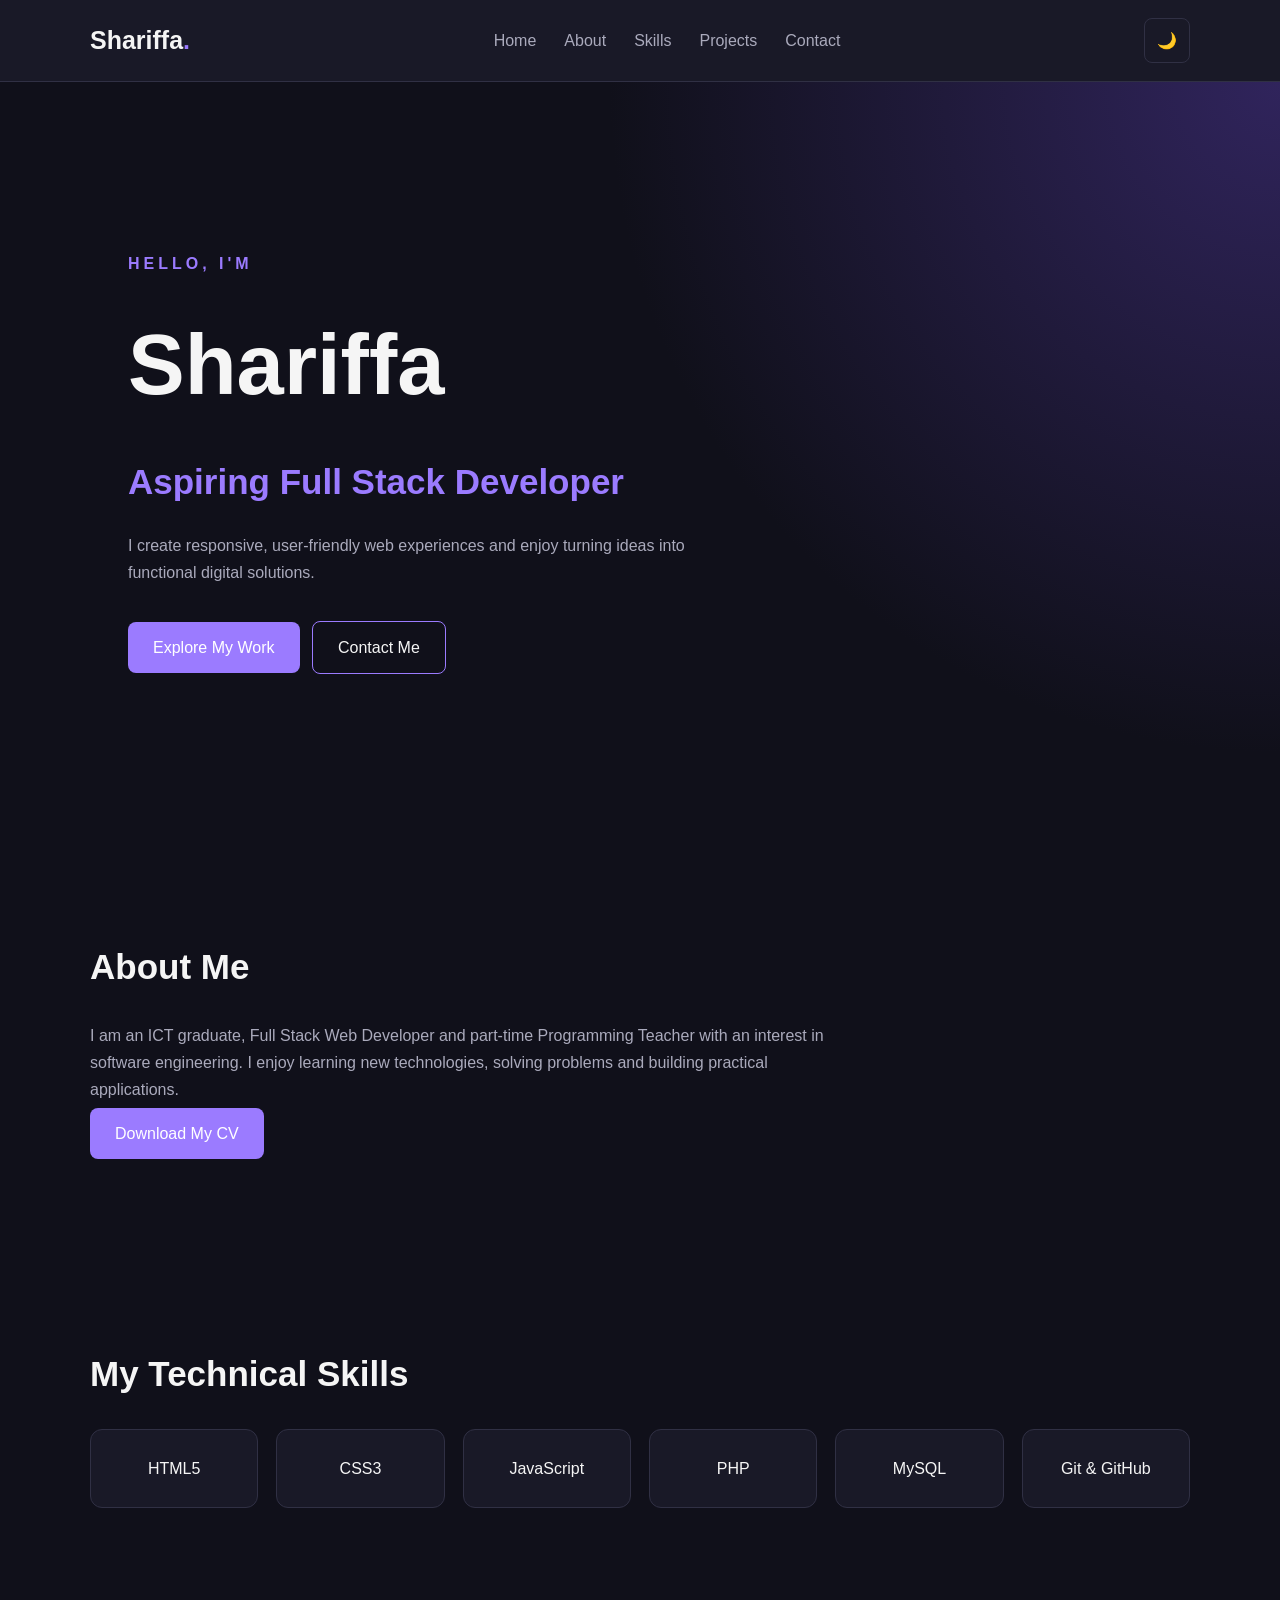
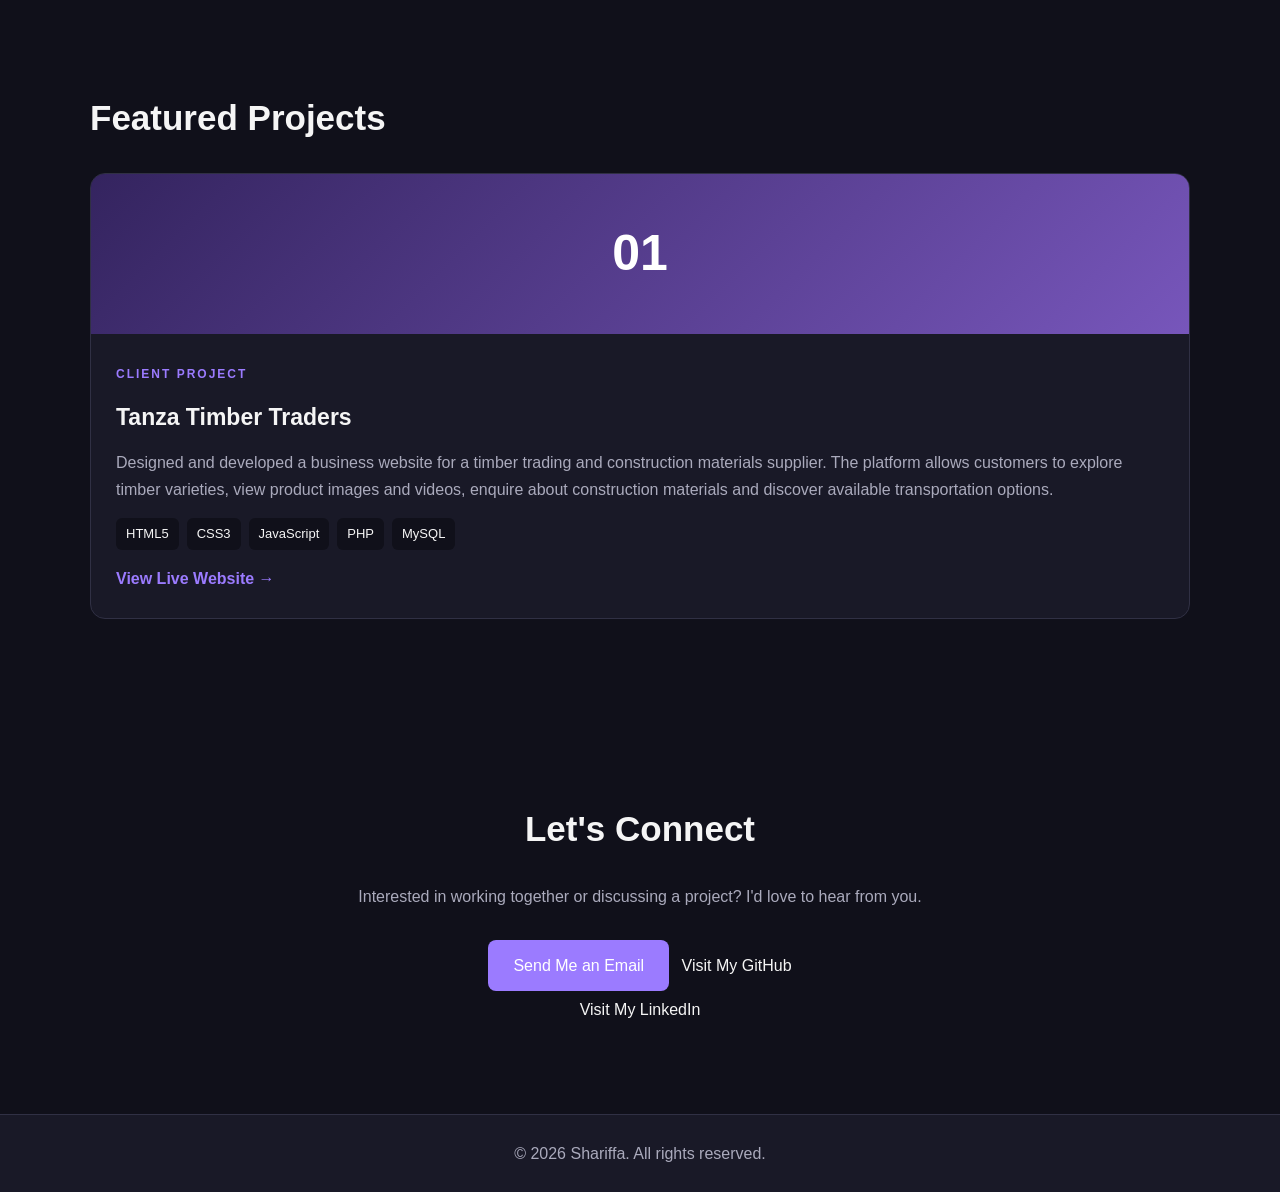
<file: Task-1-Developer-Portfolio/index.html>
<!DOCTYPE html>
<html lang="en">
<head>
    <meta charset="UTF-8">
    <meta name="viewport" content="width=device-width, initial-scale=1.0">
    <meta name="description" content="Shariffa's developer portfolio showcasing web development skills and projects.">
    <title>Shariffa | Full Stack Developer</title>

    <link rel="stylesheet" href="css/style.css">
    <script src="js/script.js" defer></script>
</head>

<body>

    <!-- Navigation -->
    <header>
        <nav class="navbar">
            <a href="#home" class="logo">Shariffa<span>.</span></a>

            <ul class="nav-links" id="navLinks">
                <li><a href="#home">Home</a></li>
                <li><a href="#about">About</a></li>
                <li><a href="#skills">Skills</a></li>
                <li><a href="#projects">Projects</a></li>
                <li><a href="#contact">Contact</a></li>
            </ul>

            <div class="nav-actions">
                <button id="themeToggle" aria-label="Toggle theme">🌙</button>
                <button id="menuToggle" aria-label="Open navigation menu">☰</button>
            </div>
        </nav>
    </header>

    <main>

        <!-- Hero Section -->
        <section id="home" class="hero">
            <div class="hero-content">
                <p class="intro">HELLO, I'M</p>

                <h1>Shariffa</h1>

                <h2>Aspiring Full Stack Developer</h2>

                <p>
                    I create responsive, user-friendly web experiences
                    and enjoy turning ideas into functional digital solutions.
                </p>

                <a href="#projects" class="btn">Explore My Work</a>
                <a href="#contact" class="btn secondary-btn">Contact Me</a>
            </div>
        </section>

        <!-- About Section -->
<section id="about" class="section">
    <h2>About Me</h2>

    <p>
        I am an ICT graduate, Full Stack Web Developer
        and part-time Programming Teacher with an interest
        in software engineering. I enjoy learning new
        technologies, solving problems and building
        practical applications.
    </p>

    <a href="assets/Shariffa_CV.pdf" class="btn" download>
        Download My CV
    </a>
</section>
        <!-- Skills Section -->
        <section id="skills" class="section">
            <h2>My Technical Skills</h2>

            <div class="skills-grid">
                <div class="skill-card">HTML5</div>
                <div class="skill-card">CSS3</div>
                <div class="skill-card">JavaScript</div>
                <div class="skill-card">PHP</div>
                <div class="skill-card">MySQL</div>
                <div class="skill-card">Git & GitHub</div>
            </div>
        </section>

        <!-- Projects Section -->
<section id="projects" class="section">
    <h2>Featured Projects</h2>

    <div class="projects-grid">

        <article class="project-card">

            <div class="project-image">01</div>

            <div class="project-info">

                <span class="project-type">CLIENT PROJECT</span>

                <h3>Tanza Timber Traders</h3>

                <p>
                    Designed and developed a business website
                    for a timber trading and construction
                    materials supplier. The platform allows
                    customers to explore timber varieties,
                    view product images and videos, enquire
                    about construction materials and discover
                    available transportation options.
                </p>

                <div class="tech-stack">
                    <span>HTML5</span>
                    <span>CSS3</span>
                    <span>JavaScript</span>
                    <span>PHP</span>
                    <span>MySQL</span>
                </div>

                <a href="https://tanzatradres.66ghz.com/?i=1"
                   target="_blank"
                   rel="noopener noreferrer"
                   class="project-link">
                    View Live Website →
                </a>

            </div>
        </article>

    </div>
</section>

        <!-- Contact Section -->
        <section id="contact" class="section">
            <h2>Let's Connect</h2>

            <p>
                Interested in working together or discussing a project?
                I'd love to hear from you.
            </p>

            <a href="mailto:sherrinahrinah@gmail.com" class="btn">
                Send Me an Email
            </a>

            <a href="https://github.com/sherrinahrinah-source"
               target="_blank"
               rel="noopener noreferrer">
                Visit My GitHub
            </a><br>
            <a href="https://www.linkedin.com/in/shariffa-bausi-b32013442/"
   target="_blank"
   rel="noopener noreferrer">
    Visit My LinkedIn
</a></br>
        </section>

    </main>

    <!-- Footer -->
    <footer>
        <p>&copy; 2026 Shariffa. All rights reserved.</p>
    </footer>

</body>
</html>
</file>
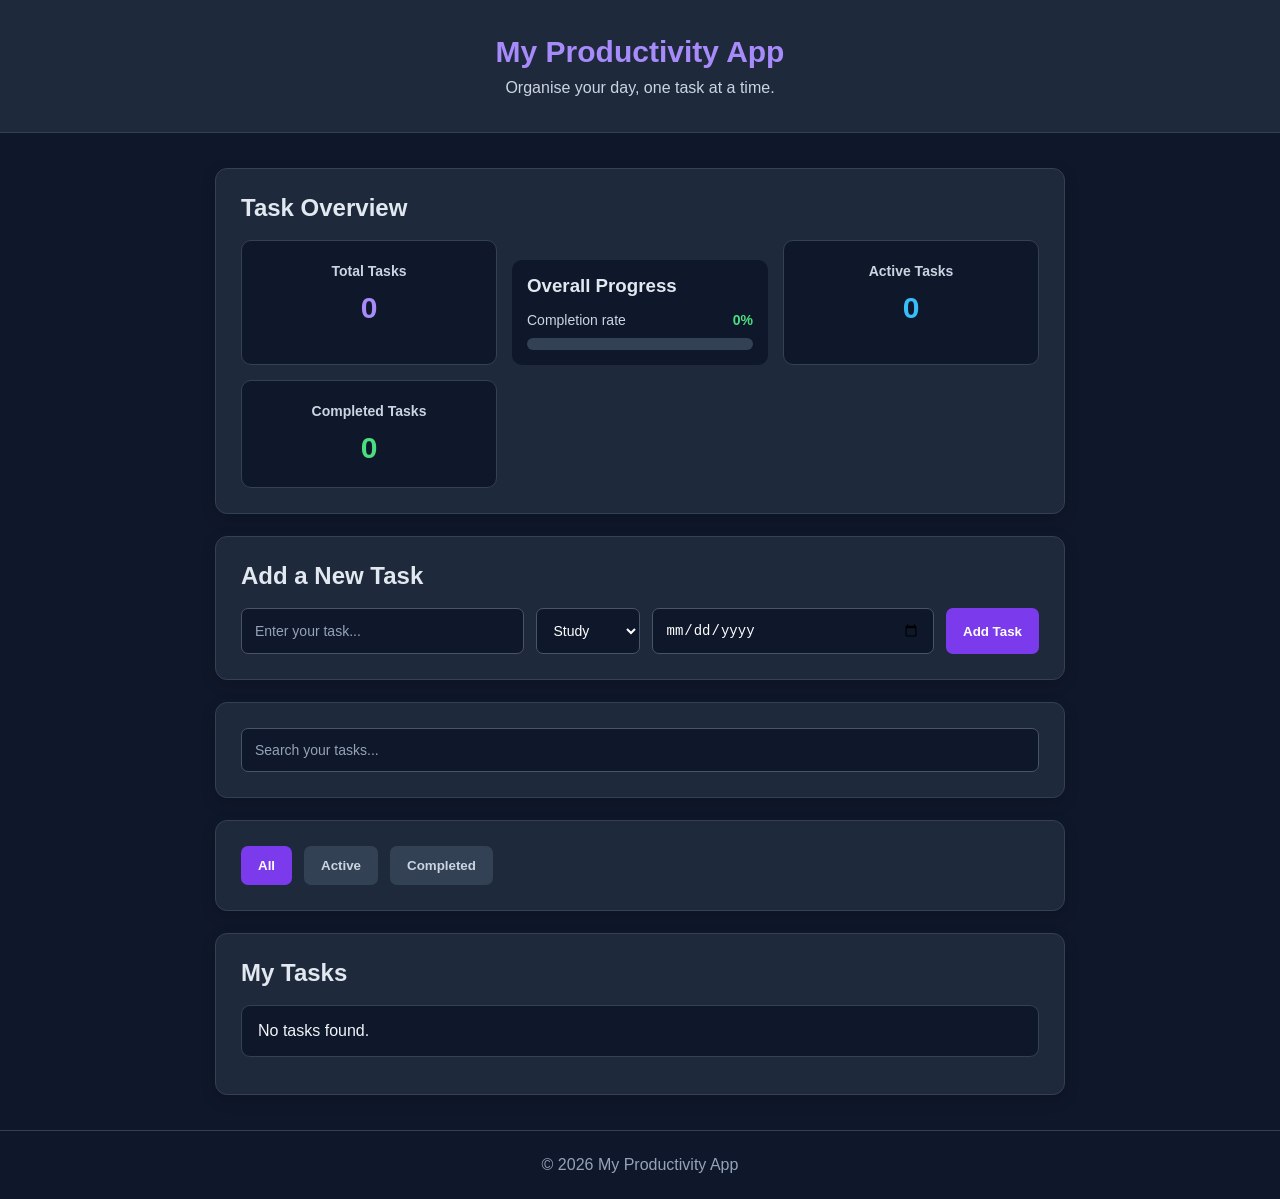
<file: Task-2-Productivity-App/index.html>
<!DOCTYPE html>
<html lang="en">
<head>
    <meta charset="UTF-8">
    <meta name="viewport" content="width=device-width, initial-scale=1.0">

    <title>My Productivity App</title>

    <link rel="stylesheet" href="css/style.css">
</head>

<body>

    <header>
        <h1>My Productivity App</h1>
        <p>Organise your day, one task at a time.</p>
    </header>

    <main class="container">

<!-- Task Statistics Dashboard -->
<section class="dashboard">

    <h2>Task Overview</h2>

    <div class="stats-container">

        <div class="stat-card total">
            <h3>Total Tasks</h3>
            <p id="totalTasks">0</p>
        </div>

<div class="progress-section">

    <h3>Overall Progress</h3>

    <div class="progress-info">
        <span>Completion rate</span>
        <span id="progressPercentage">0%</span>
    </div>

    <div class="progress-bar">
        <div id="progressFill" class="progress-fill"></div>
    </div>

</div>

        <div class="stat-card active">
            <h3>Active Tasks</h3>
            <p id="activeTasks">0</p>
        </div>

        <div class="stat-card completed">
            <h3>Completed Tasks</h3>
            <p id="completedTasks">0</p>
        </div>

    </div>

</section>

        <!-- Task input section -->
        <section class="task-form">
            <h2>Add a New Task</h2>

            <form id="taskForm">

                <input
                    type="text"
                    id="taskInput"
                    placeholder="Enter your task..."
                    required
                >

                <select id="taskCategory">
                    <option value="Study">Study</option>
                    <option value="Work">Work</option>
                    <option value="Personal">Personal</option>
                </select>

                <input type="date" id="taskDate">

                <button type="submit">Add Task</button>

            </form>
        </section>

        <!-- Search section -->
        <section class="search-section">
            <input
                type="text"
                id="searchInput"
                placeholder="Search your tasks..."
            >
        </section>

        <!-- Filter section -->
        <section class="filters">
            <button class="filter-btn active" data-filter="all">All</button>
            <button class="filter-btn" data-filter="active">Active</button>
            <button class="filter-btn" data-filter="completed">Completed</button>
        </section>

        <!-- Task display section -->
        <section class="task-section">
            <h2>My Tasks</h2>

            <ul id="taskList">
                <!-- Tasks will appear here -->
            </ul>
        </section>

    </main>

    <footer>
        <p>&copy; 2026 My Productivity App</p>
    </footer>

    <script src="js/script.js"></script>

</body>
</html>
</file>
<file: Task-1-Developer-Portfolio/css/style.css>
/* =========================
   1. GLOBAL STYLES
========================= */

* {
    margin: 0;
    padding: 0;
    box-sizing: border-box;
    scroll-behavior: smooth;
}

:root {
    --background: #10101a;
    --surface: #191927;
    --text: #f5f5f5;
    --muted: #aaaabc;
    --accent: #9b7bff;
    --border: #303044;
}

body {
    font-family: Arial, sans-serif;
    background: var(--background);
    color: var(--text);
    line-height: 1.7;
    transition: background 0.3s, color 0.3s;
}

a {
    color: inherit;
    text-decoration: none;
}

button {
    font: inherit;
    cursor: pointer;
}

/* =========================
   2. NAVIGATION
========================= */

header {
    position: sticky;
    top: 0;
    z-index: 1000;
    background: var(--surface);
    border-bottom: 1px solid var(--border);
}

.navbar {
    max-width: 1150px;
    margin: auto;
    padding: 18px 25px;
    display: flex;
    align-items: center;
    justify-content: space-between;
}

.logo {
    font-size: 25px;
    font-weight: bold;
}

.logo span {
    color: var(--accent);
}

.nav-links {
    display: flex;
    list-style: none;
    gap: 28px;
}

.nav-links a {
    color: var(--muted);
    transition: color 0.3s;
}

.nav-links a:hover {
    color: var(--accent);
}

.nav-actions {
    display: flex;
    gap: 12px;
}

.nav-actions button {
    background: transparent;
    border: 1px solid var(--border);
    color: var(--text);
    padding: 8px 12px;
    border-radius: 8px;
}

#menuToggle {
    display: none;
}

/* =========================
   3. HERO SECTION
========================= */

.hero {
    min-height: 85vh;
    display: flex;
    align-items: center;
    padding: 80px 10%;
    background:
        radial-gradient(circle at top right,
        #30245c 0%, transparent 45%);
}

.hero-content {
    max-width: 750px;
}

.intro {
    color: var(--accent);
    font-weight: bold;
    letter-spacing: 4px;
}

.hero h1 {
    font-size: clamp(48px, 8vw, 85px);
    margin: 15px 0;
}

.hero h2 {
    font-size: clamp(22px, 4vw, 35px);
    color: var(--accent);
}

.hero-content > p:not(.intro) {
    color: var(--muted);
    max-width: 600px;
    margin: 20px 0 30px;
}

/* =========================
   4. BUTTONS
========================= */

.btn {
    display: inline-block;
    background: var(--accent);
    color: white;
    padding: 12px 25px;
    border-radius: 8px;
    margin: 5px 8px 5px 0;
    transition: transform 0.3s, opacity 0.3s;
}

.btn:hover {
    transform: translateY(-3px);
    opacity: 0.9;
}

.secondary-btn {
    background: transparent;
    border: 1px solid var(--accent);
    color: var(--text);
}

/* =========================
   5. GENERAL SECTIONS
========================= */

.section {
    max-width: 1150px;
    margin: auto;
    padding: 90px 25px;
}

.section h2 {
    font-size: 35px;
    margin-bottom: 25px;
}

.section > p {
    color: var(--muted);
    max-width: 750px;
}

/* =========================
   6. SKILLS
========================= */

.skills-grid {
    display: grid;
    grid-template-columns: repeat(auto-fit, minmax(150px, 1fr));
    gap: 18px;
}

.skill-card {
    background: var(--surface);
    border: 1px solid var(--border);
    padding: 25px;
    text-align: center;
    border-radius: 12px;
    transition: transform 0.3s, border-color 0.3s;
}

.skill-card:hover {
    transform: translateY(-5px);
    border-color: var(--accent);
}

/* =========================
   7. PROJECTS
========================= */

.projects-grid {
    display: grid;
    grid-template-columns: repeat(auto-fit, minmax(280px, 1fr));
    gap: 25px;
}

.project-card {
    background: var(--surface);
    border: 1px solid var(--border);
    border-radius: 15px;
    overflow: hidden;
    transition: transform 0.3s;
}

.project-card:hover {
    transform: translateY(-6px);
}

.project-image {
    min-height: 160px;
    display: grid;
    place-items: center;
    background: linear-gradient(135deg, #34245f, #7756bb);
    color: white;
    font-size: 50px;
    font-weight: bold;
}

.project-info {
    padding: 25px;
}

.project-type {
    color: var(--accent);
    font-size: 12px;
    font-weight: bold;
    letter-spacing: 2px;
}

.project-info h3 {
    margin: 12px 0;
    font-size: 23px;
}

.project-info p {
    color: var(--muted);
    margin-bottom: 15px;
}

.tech-stack {
    display: flex;
    flex-wrap: wrap;
    gap: 8px;
    font-size: 13px;
}

.tech-stack span {
    background: var(--background);
    padding: 5px 10px;
    border-radius: 6px;
}

.project-link {
    display: inline-block;
    color: var(--accent);
    margin-top: 15px;
    font-weight: bold;
}

/* =========================
   8. CONTACT
========================= */

#contact {
    text-align: center;
}

#contact p {
    margin: 0 auto 25px;
}

/* =========================
   9. FOOTER
========================= */

footer {
    text-align: center;
    padding: 25px;
    color: var(--muted);
    background: var(--surface);
    border-top: 1px solid var(--border);
}

/* =========================
   10. LIGHT THEME
========================= */

body.light-theme {
    --background: #f5f5fa;
    --surface: #ffffff;
    --text: #20202e;
    --muted: #606071;
    --accent: #6941c6;
    --border: #dedee9;
}

body.light-theme .hero {
    background:
        radial-gradient(circle at top right,
        #e3dafa 0%, transparent 45%);
}

/* =========================
   11. RESPONSIVE DESIGN
========================= */

@media (max-width: 768px) {

    .navbar {
        flex-wrap: wrap;
    }

    #menuToggle {
        display: block;
    }

    .nav-links {
        display: none;
        width: 100%;
        flex-direction: column;
        gap: 15px;
        padding: 20px 0;
    }

    .nav-links.active {
        display: flex;
    }

    .hero {
        min-height: 75vh;
        padding: 60px 25px;
    }

    .section {
        padding: 65px 25px;
    }

    .section h2 {
        font-size: 28px;
    }
}

/* =========================
   SCROLL REVEAL ANIMATIONS
========================= */

.reveal {
    opacity: 0;
    transform: translateY(30px);
    transition: opacity 0.8s ease, transform 0.8s ease;
}

.reveal.visible {
    opacity: 1;
    transform: translateY(0);
}

@media (prefers-reduced-motion: reduce) {
    .reveal {
        opacity: 1;
        transform: none;
        transition: none;
    }
}
</file>
<file: Task-2-Productivity-App/css/style.css>
/* =================================
   1. GENERAL STYLING
================================= */

* {
    margin: 0;
    padding: 0;
    box-sizing: border-box;
}

body {
    font-family: 'Segoe UI', Arial, sans-serif;
    background: #0f172a;
    color: #f1f5f9;
    min-height: 100vh;
}


/* =================================
   2. HEADER
================================= */

header {
    background: #1e293b;
    color: white;
    text-align: center;
    padding: 35px 20px;
    border-bottom: 1px solid #334155;
}

header h1 {
    font-size: 30px;
    margin-bottom: 10px;
    color: #a78bfa;
}

header p {
    color: #cbd5e1;
}


/* =================================
   3. MAIN CONTAINER
================================= */

.container {
    width: 90%;
    max-width: 850px;
    margin: 35px auto;
}


/* =================================
   4. SECTION CARDS
================================= */

section {
    background: #1e293b;
    padding: 25px;
    margin-bottom: 22px;
    border-radius: 12px;
    border: 1px solid #334155;
    box-shadow: 0 5px 15px rgba(0, 0, 0, 0.15);
}

section h2 {
    margin-bottom: 18px;
    color: #e2e8f0;
}


/* =================================
   5. INPUTS AND SELECT
================================= */

form {
    display: flex;
    flex-wrap: wrap;
    gap: 12px;
}

input,
select {
    background: #0f172a;
    color: white;
    border: 1px solid #475569;
    padding: 13px;
    border-radius: 7px;
    outline: none;
    font-size: 14px;
}

input {
    flex: 1;
    min-width: 150px;
}

input::placeholder {
    color: #94a3b8;
}

input:focus,
select:focus {
    border-color: #a78bfa;
}


/* =================================
   6. BUTTONS
================================= */

button {
    padding: 12px 17px;
    background: #7c3aed;
    color: white;
    border: none;
    border-radius: 7px;
    cursor: pointer;
    font-weight: 600;
    transition: 0.3s ease;
}

button:hover {
    background: #6d28d9;
    transform: translateY(-2px);
}


/* =================================
   7. SEARCH SECTION
================================= */

.search-section input {
    width: 100%;
}


/* =================================
   8. FILTER BUTTONS
================================= */

.filters {
    display: flex;
    gap: 12px;
    flex-wrap: wrap;
}

.filter-btn {
    background: #334155;
    color: #cbd5e1;
}

.filter-btn:hover {
    background: #475569;
}

.filter-btn.active {
    background: #7c3aed;
    color: white;
}


/* =================================
   9. TASK LIST
================================= */

#taskList {
    list-style: none;
}

#taskList li {
    background: #0f172a;
    border: 1px solid #334155;
    padding: 16px;
    margin-bottom: 12px;
    border-radius: 9px;

    display: flex;
    align-items: center;
    justify-content: space-between;
    flex-wrap: wrap;
    gap: 12px;

    transition: 0.3s ease;
}

#taskList li:hover {
    border-color: #7c3aed;
}

#taskList li span {
    flex: 1;
    min-width: 180px;
    overflow-wrap: anywhere;
    line-height: 1.6;
}


/* =================================
   10. FOOTER
================================= */

footer {
    text-align: center;
    padding: 25px;
    color: #94a3b8;
    border-top: 1px solid #334155;
}


/* =================================
   11. RESPONSIVE DESIGN
================================= */

@media (max-width: 600px) {

    .container {
        width: 94%;
    }

    header h1 {
        font-size: 24px;
    }

    section {
        padding: 18px;
    }

    form {
        flex-direction: column;
    }

    form input,
    form select,
    form button {
        width: 100%;
    }

    .filters {
        justify-content: center;
    }

    .filter-btn {
        flex: 1;
        padding: 11px 8px;
    }

    #taskList li {
        align-items: stretch;
    }

    #taskList li button {
        flex: 1;
    }

}

/* =================================
   TASK STATISTICS DASHBOARD
================================= */

.stats-container {
    display: grid;
    grid-template-columns: repeat(3, 1fr);
    gap: 15px;
}

.stat-card {
    padding: 22px 15px;
    border-radius: 10px;
    background: #0f172a;
    border: 1px solid #334155;
    text-align: center;
}

.stat-card h3 {
    font-size: 14px;
    color: #cbd5e1;
    margin-bottom: 12px;
}

.stat-card p {
    font-size: 30px;
    font-weight: bold;
}

.stat-card.total p {
    color: #a78bfa;
}

.stat-card.active p {
    color: #38bdf8;
}

.stat-card.completed p {
    color: #4ade80;
}

/* Mobile dashboard */

@media (max-width: 600px) {

    .stats-container {
        grid-template-columns: 1fr;
    }

}

/* =================================
   TASK COMPLETION PROGRESS BAR
================================= */

.progress-section {
    margin-top: 20px;
    padding: 15px;
    background: #0f172a;
    border-radius: 10px;
}

.progress-section h3 {
    margin-bottom: 15px;
    color: #e2e8f0;
}

.progress-info {
    display: flex;
    justify-content: space-between;
    margin-bottom: 10px;
    color: #cbd5e1;
    font-size: 14px;
}

#progressPercentage {
    color: #4ade80;
    font-weight: bold;
}

.progress-bar {
    width: 100%;
    height: 12px;
    background: #334155;
    border-radius: 20px;
    overflow: hidden;
}

.progress-fill {
    width: 0%;
    height: 100%;
    background: #22c55e;
    border-radius: 20px;
    transition: width 0.4s ease;
}
</file>
